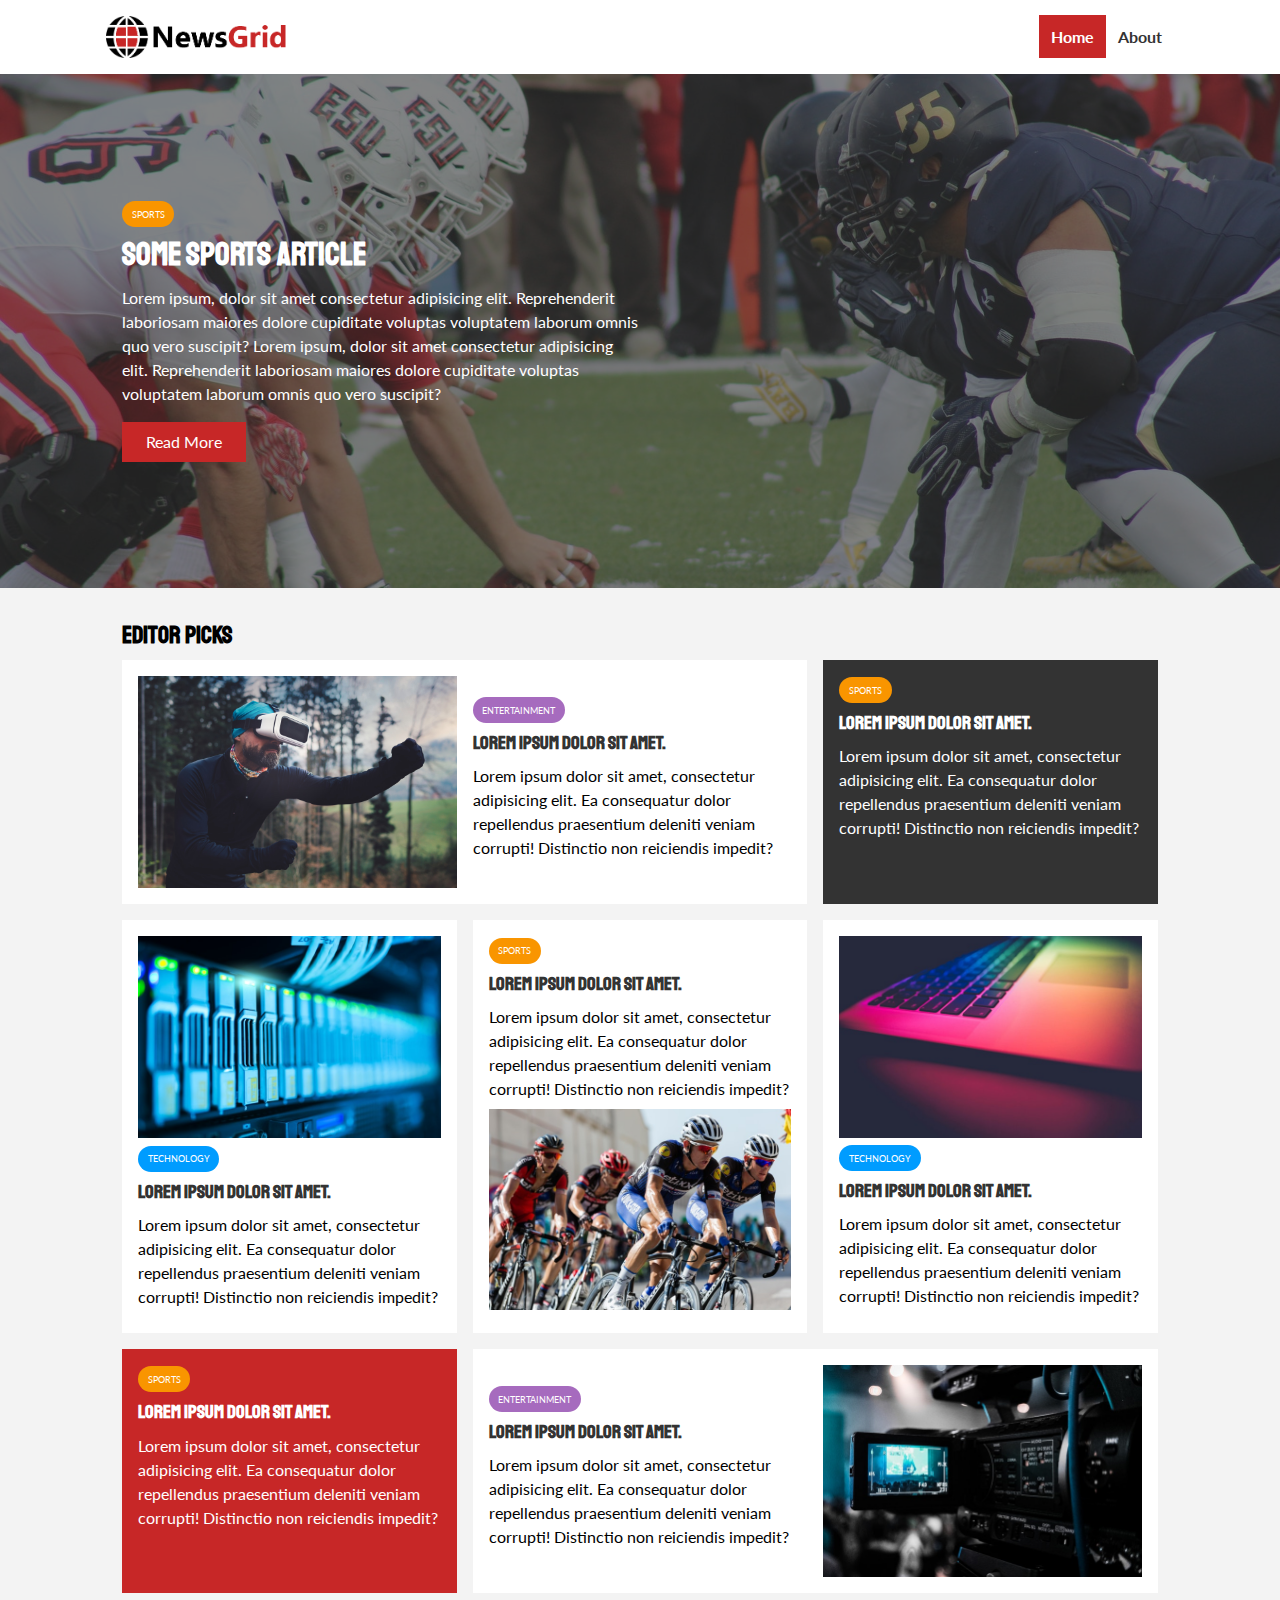
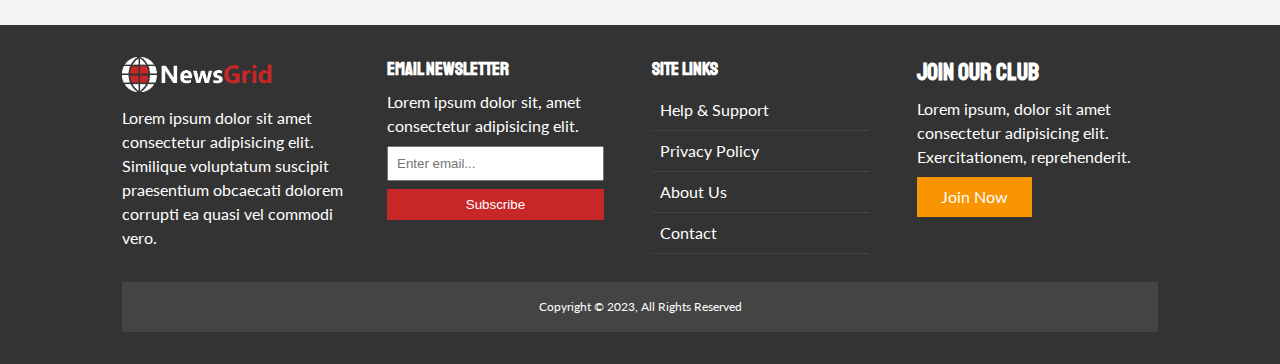
<file: index.html>
<!DOCTYPE html>
<html lang="en">
<head>
  <meta charset="UTF-8">
  <meta name="viewport" content="width=device-width, initial-scale=1.0">
  <link rel="stylesheet" href="https://use.fontawesome.com/releases/v5.6.1/css/all.css" integrity="sha384-gfdkjb5BdAXd+lj+gudLWI+BXq4IuLW5IT+brZEZsLFm++aCMlF1V92rMkPaX4PP" crossorigin="anonymous">
  <link rel="preconnect" href="https://fonts.googleapis.com">
  <link rel="preconnect" href="https://fonts.gstatic.com" crossorigin>
  <link href="https://fonts.googleapis.com/css2?family=Lato:ital,wght@0,100;0,300;0,400;0,700;0,900;1,100;1,300;1,400;1,700;1,900&family=Staatliches&display=swap" rel="stylesheet">

  <link rel="stylesheet" href="css/style.css">
  <link rel="stylesheet" media="screen and (max-width: 768px)" href="css/mobile.css">
  <link rel="shortcut icon" type="image/x-icon" href="favicon.ico">

  <title>NewsGrid | Latest News</title>
</head>
<body>
  <!-- Navbar -->
  <nav id="main-nav">
    <div class="container">
      <img src="img/logo.png" alt="NewsGrid" class="logo">
      <div class="social">
          <a href="https://facebook.com" target="_blank"><i class="fab fa-facebook fa-2x"></i></a>
          <a href="https://twitter.com" target="_blank"><i class="fab fa-twitter fa-2x"></i></a>
          <a href="https://instagram.com" target="_blank"><i class="fab fa-instagram fa-2x"></i></a>
          <a href="https://youtube.com" target="_blank"><i class="fab fa-youtube fa-2x"></i></a>
      </div>
      <ul>
        <li><a class="current" href="index.html">Home</a></li>
        <li><a class="" href="about.html">About</a></li>
      </ul>
    </div>
  </nav>

  <!-- Showcase -->
  <header id="showcase">
    <div class="container">
      <div class="showcase-container">
        <div class="showcase-content">
          <div class="category category-sports">Sports</div>
          <h1>Some Sports Article</h1>
          <p>Lorem ipsum, dolor sit amet consectetur adipisicing elit. Reprehenderit laboriosam maiores dolore cupiditate voluptas voluptatem laborum omnis quo vero suscipit? Lorem ipsum, dolor sit amet consectetur adipisicing elit. Reprehenderit laboriosam maiores dolore cupiditate voluptas voluptatem laborum omnis quo vero suscipit?</p>
          <a href="article.html" class="btn btn-primary">Read More</a>
        </div>
      </div>
    </div>
  </header>

  <!-- Home Articles -->
  <section id="home-articles" class="py-2">
    <div class="container">
      <h2>Editor Picks</h2>
      <div class="articles-container">
        <!-- Card is used in framewords where you have something
        where you put your content on -->
        <article class="card">
          <img src="img/articles/ent1.jpg" alt="">
          <div>
            <div class="category category-ent">Entertainment</div>
            <h3><a href="article.html">Lorem ipsum dolor sit amet.</a></h3>
            <p>Lorem ipsum dolor sit amet, consectetur adipisicing elit. Ea consequatur dolor repellendus praesentium deleniti veniam corrupti! Distinctio non reiciendis impedit?</p>
          </div>
        </article>
        <article class="card bg-dark">
            <div class="category category-sports">Sports</div>
            <h3><a href="article.html">Lorem ipsum dolor sit amet.</a></h3>
            <p>Lorem ipsum dolor sit amet, consectetur adipisicing elit. Ea consequatur dolor repellendus praesentium deleniti veniam corrupti! Distinctio non reiciendis impedit?</p>
        </article>
        <article class="card">
          <img src="img/articles/tech1.jpg" alt="">
          <div class="category category-tech">Technology</div>
          <h3><a href="article.html">Lorem ipsum dolor sit amet.</a></h3>
          <p>Lorem ipsum dolor sit amet, consectetur adipisicing elit. Ea consequatur dolor repellendus praesentium deleniti veniam corrupti! Distinctio non reiciendis impedit?</p>
        </article>
        <article class="card">
          <div class="category category-sports">Sports</div>
          <h3><a href="article.html">Lorem ipsum dolor sit amet.</a></h3>
          <p>Lorem ipsum dolor sit amet, consectetur adipisicing elit. Ea consequatur dolor repellendus praesentium deleniti veniam corrupti! Distinctio non reiciendis impedit?</p>
          <img src="img/articles/sports1.jpg" alt="">
        </article>
        <article class="card">
          <img src="img/articles/tech2.jpg" alt="">
          <div class="category category-tech">Technology</div>
          <h3><a href="article.html">Lorem ipsum dolor sit amet.</a></h3>
          <p>Lorem ipsum dolor sit amet, consectetur adipisicing elit. Ea consequatur dolor repellendus praesentium deleniti veniam corrupti! Distinctio non reiciendis impedit?</p>
        </article>
        <article class="card bg-primary">
          <div class="category category-sports">Sports</div>
          <h3><a href="article.html">Lorem ipsum dolor sit amet.</a></h3>
          <p>Lorem ipsum dolor sit amet, consectetur adipisicing elit. Ea consequatur dolor repellendus praesentium deleniti veniam corrupti! Distinctio non reiciendis impedit?</p>
      </article>
      <article class="card">
        <div>
          <div class="category category-ent">Entertainment</div>
          <h3><a href="article.html">Lorem ipsum dolor sit amet.</a></h3>
          <p>Lorem ipsum dolor sit amet, consectetur adipisicing elit. Ea consequatur dolor repellendus praesentium deleniti veniam corrupti! Distinctio non reiciendis impedit?</p>
        </div>
        <img src="img/articles/ent2.jpg" alt="">
      </article>
      </div>
    </div>
  </section>

  <!-- Footer -->
  <footer id="main-footer" class="py-2">
    <div class="container footer-container">
      <div>
        <img src="img/logo_light.png" alt="NewsGrid">
        <p>Lorem ipsum dolor sit amet consectetur adipisicing elit. Similique voluptatum suscipit praesentium obcaecati dolorem corrupti ea quasi vel commodi vero.</p>
      </div>
      <div>
        <h3>Email Newsletter</h3>
        <p>Lorem ipsum dolor sit, amet consectetur adipisicing elit.</p>
        <form name="contact" method="POST" data-netlify="true">
          <input type="email" name="email" placeholder="Enter email...">
          <input type="submit" value="Subscribe" class="btn btn-primary">
        </form>
      </div>
      <div>
        <h3>Site Links</h3>
        <ul class="list">
          <li><a href="#">Help & Support</a></li>
          <li><a href="#">Privacy Policy</a></li>
          <li><a href="#">About Us</a></li>
          <li><a href="#">Contact</a></li>
        </ul>
      </div>
      <div>
        <h2>Join Our Club</h2>
        <p>Lorem ipsum, dolor sit amet consectetur adipisicing elit. Exercitationem, reprehenderit.</p>
        <a href="" class="btn btn-secondary">Join Now</a>
      </div>
      <div>
        <p>Copyright &copy; 2023, All Rights Reserved</p>
      </div>
    </div>
  </footer>

</body>
</html>
</file>
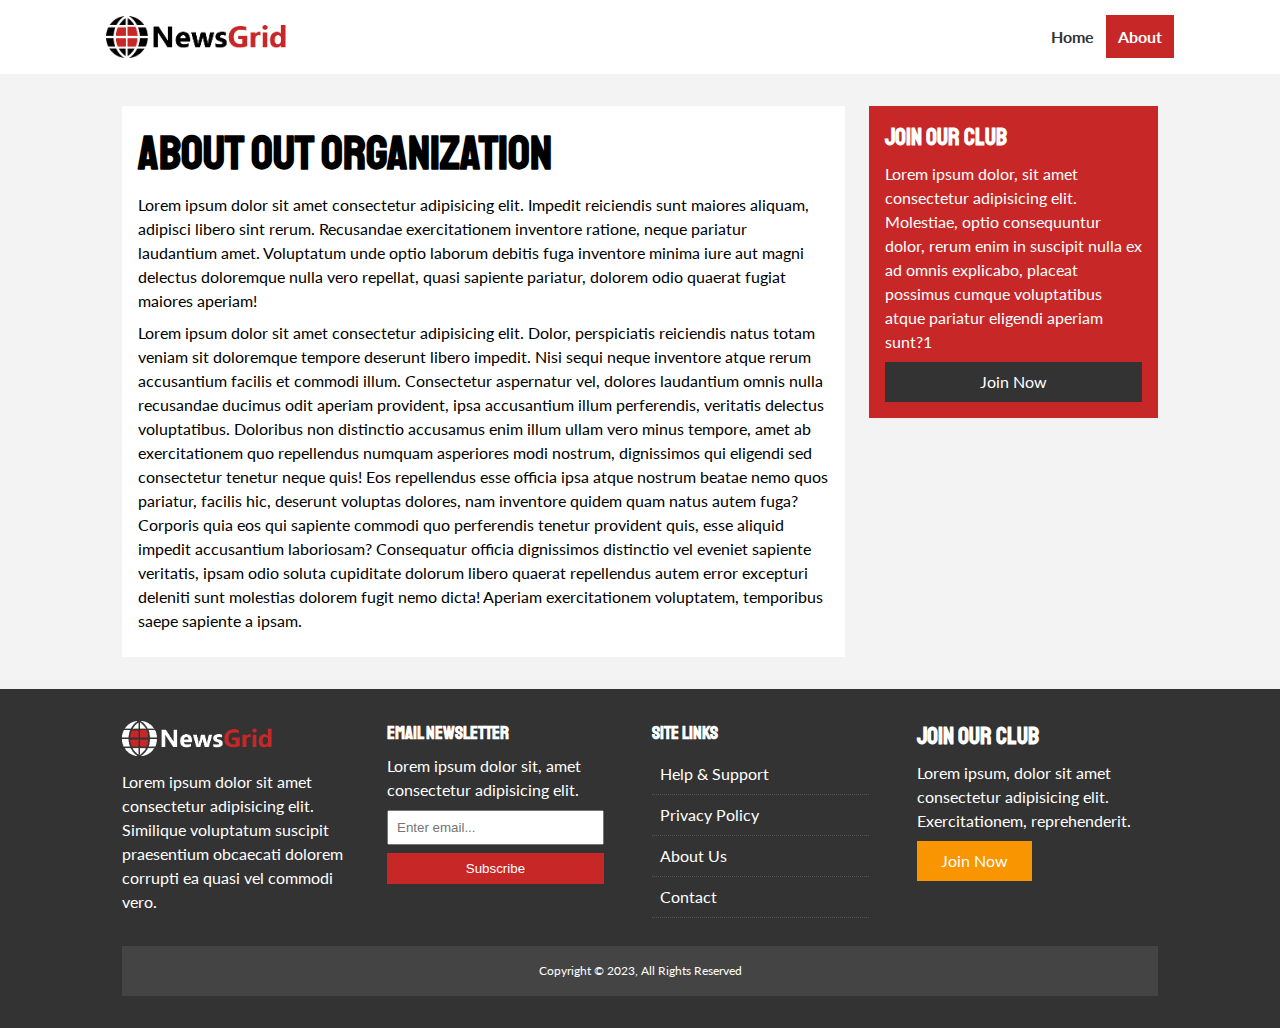
<file: about.html>
<!DOCTYPE html>
<html lang="en">
<head>
  <meta charset="UTF-8">
  <meta name="viewport" content="width=device-width, initial-scale=1.0">
  <link rel="stylesheet" href="https://use.fontawesome.com/releases/v5.6.1/css/all.css" integrity="sha384-gfdkjb5BdAXd+lj+gudLWI+BXq4IuLW5IT+brZEZsLFm++aCMlF1V92rMkPaX4PP" crossorigin="anonymous">
  <link rel="preconnect" href="https://fonts.googleapis.com">
  <link rel="preconnect" href="https://fonts.gstatic.com" crossorigin>
  <link href="https://fonts.googleapis.com/css2?family=Lato:ital,wght@0,100;0,300;0,400;0,700;0,900;1,100;1,300;1,400;1,700;1,900&family=Staatliches&display=swap" rel="stylesheet">

  <link rel="stylesheet" href="css/style.css">
  <link rel="stylesheet" media="screen and (max-width: 768px)" href="css/mobile.css">
  <link rel="shortcut icon" type="image/x-icon" href="favicon.ico">

  <title>NewsGrid | About</title>
</head>
<body>
  <!-- Navbar -->
  <nav id="main-nav">
    <div class="container">
      <img src="img/logo.png" alt="NewsGrid" class="logo">
      <div class="social">
          <a href="https://facebook.com" target="_blank"><i class="fab fa-facebook fa-2x"></i></a>
          <a href="https://twitter.com" target="_blank"><i class="fab fa-twitter fa-2x"></i></a>
          <a href="https://instagram.com" target="_blank"><i class="fab fa-instagram fa-2x"></i></a>
          <a href="https://youtube.com" target="_blank"><i class="fab fa-youtube fa-2x"></i></a>
      </div>
      <ul>
        <li><a href="index.html">Home</a></li>
        <li><a class="current" href="about.html">About</a></li>
      </ul>
    </div>
  </nav>
  <!-- Section -->
  <section id="about">
    <div class="container">
        <div class="page-container">
            <article class="card">
                <h1 class="l-heading">About Out Organization</h1>
                <p>Lorem ipsum dolor sit amet consectetur adipisicing elit. Impedit reiciendis sunt maiores aliquam, adipisci libero sint rerum. Recusandae exercitationem inventore ratione, neque pariatur laudantium amet. Voluptatum unde optio laborum debitis fuga inventore minima iure aut magni delectus doloremque nulla vero repellat, quasi sapiente pariatur, dolorem odio quaerat fugiat maiores aperiam!</p>
                <p>Lorem ipsum dolor sit amet consectetur adipisicing elit. Dolor, perspiciatis reiciendis natus totam veniam sit doloremque tempore deserunt libero impedit. Nisi sequi neque inventore atque rerum accusantium facilis et commodi illum. Consectetur aspernatur vel, dolores laudantium omnis nulla recusandae ducimus odit aperiam provident, ipsa accusantium illum perferendis, veritatis delectus voluptatibus. Doloribus non distinctio accusamus enim illum ullam vero minus tempore, amet ab exercitationem quo repellendus numquam asperiores modi nostrum, dignissimos qui eligendi sed consectetur tenetur neque quis! Eos repellendus esse officia ipsa atque nostrum beatae nemo quos pariatur, facilis hic, deserunt voluptas dolores, nam inventore quidem quam natus autem fuga? Corporis quia eos qui sapiente commodi quo perferendis tenetur provident quis, esse aliquid impedit accusantium laboriosam? Consequatur officia dignissimos distinctio vel eveniet sapiente veritatis, ipsam odio soluta cupiditate dolorum libero quaerat repellendus autem error excepturi deleniti sunt molestias dolorem fugit nemo dicta! Aperiam exercitationem voluptatem, temporibus saepe sapiente a ipsam.</p>
            </article>
            <aside class="card bg-primary">
                <h2>Join Our Club</h2>
                <p>Lorem ipsum dolor, sit amet consectetur adipisicing elit. Molestiae, optio consequuntur dolor, rerum enim in suscipit nulla ex ad omnis explicabo, placeat possimus cumque voluptatibus atque pariatur eligendi aperiam sunt?1</p>
                <a href="#" class="btn btn-dark btn-block">Join Now</a>
            </aside>
        </div>
    </div>
  </section>


  <!-- Footer -->
  <footer id="main-footer" class="py-2">
    <div class="container footer-container">
      <div>
        <img src="img/logo_light.png" alt="NewsGrid">
        <p>Lorem ipsum dolor sit amet consectetur adipisicing elit. Similique voluptatum suscipit praesentium obcaecati dolorem corrupti ea quasi vel commodi vero.</p>
      </div>
      <div>
        <h3>Email Newsletter</h3>
        <p>Lorem ipsum dolor sit, amet consectetur adipisicing elit.</p>
        <form name="contact" method="POST" data-netlify="true">
          <input type="email" name="email" placeholder="Enter email...">
          <input type="submit" value="Subscribe" class="btn btn-primary">
        </form>
      </div>
      <div>
        <h3>Site Links</h3>
        <ul class="list">
          <li><a href="#">Help & Support</a></li>
          <li><a href="#">Privacy Policy</a></li>
          <li><a href="#">About Us</a></li>
          <li><a href="#">Contact</a></li>
        </ul>
      </div>
      <div>
        <h2>Join Our Club</h2>
        <p>Lorem ipsum, dolor sit amet consectetur adipisicing elit. Exercitationem, reprehenderit.</p>
        <a href="" class="btn btn-secondary">Join Now</a>
      </div>
      <div>
        <p>Copyright &copy; 2023, All Rights Reserved</p>
      </div>
    </div>
  </footer>

</body>
</html>
</file>
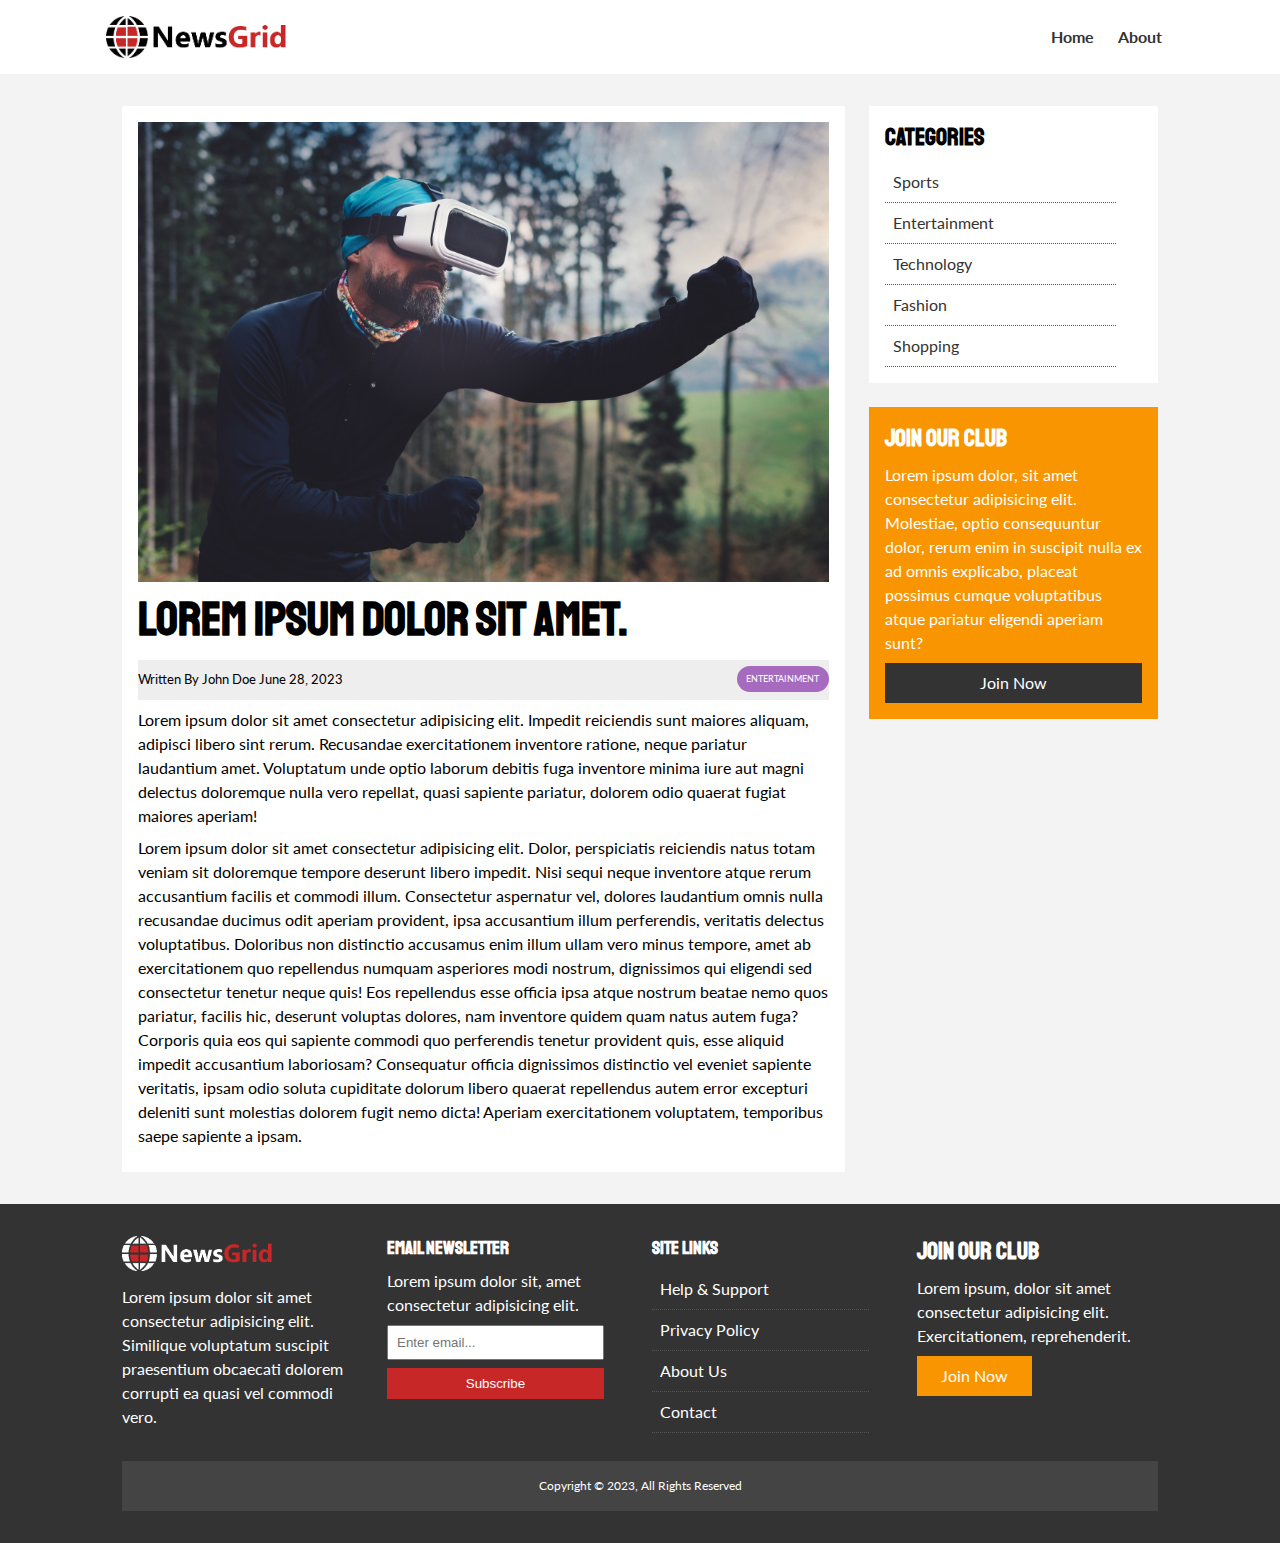
<file: article.html>
<!DOCTYPE html>
<html lang="en">
<head>
  <meta charset="UTF-8">
  <meta name="viewport" content="width=device-width, initial-scale=1.0">
  <link rel="stylesheet" href="https://use.fontawesome.com/releases/v5.6.1/css/all.css" integrity="sha384-gfdkjb5BdAXd+lj+gudLWI+BXq4IuLW5IT+brZEZsLFm++aCMlF1V92rMkPaX4PP" crossorigin="anonymous">
  <link rel="preconnect" href="https://fonts.googleapis.com">
  <link rel="preconnect" href="https://fonts.gstatic.com" crossorigin>
  <link href="https://fonts.googleapis.com/css2?family=Lato:ital,wght@0,100;0,300;0,400;0,700;0,900;1,100;1,300;1,400;1,700;1,900&family=Staatliches&display=swap" rel="stylesheet">

  <link rel="stylesheet" href="css/style.css">
  <link rel="stylesheet" media="screen and (max-width: 768px)" href="css/mobile.css">
  <link rel="shortcut icon" type="image/x-icon" href="favicon.ico">

  <title>NewsGrid | Latest News</title>
</head>
<body>
  <!-- Navbar -->
  <nav id="main-nav">
    <div class="container">
      <img src="img/logo.png" alt="NewsGrid" class="logo">
      <div class="social">
          <a href="https://facebook.com" target="_blank"><i class="fab fa-facebook fa-2x"></i></a>
          <a href="https://twitter.com" target="_blank"><i class="fab fa-twitter fa-2x"></i></a>
          <a href="https://instagram.com" target="_blank"><i class="fab fa-instagram fa-2x"></i></a>
          <a href="https://youtube.com" target="_blank"><i class="fab fa-youtube fa-2x"></i></a>
      </div>
      <ul>
        <li><a href="index.html">Home</a></li>
        <li><a href="about.html">About</a></li>
      </ul>
    </div>
  </nav>
  <!-- Section -->
  <section id="article">
    <div class="container">
        <div class="page-container">
            <article class="card">
                <img src="img/articles/ent1.jpg" alt="">
                <h1 class="l-heading">Lorem ipsum dolor sit amet.</h1>
                <div class="meta">
                  <!-- Inline element that makes text smaller -->
                  <small>
                    <i class="fas fa-user"></i> Written By John Doe June 28, 2023
                  </small>
                  <div class="category category-ent">Entertainment</div>
                </div>
                <p>Lorem ipsum dolor sit amet consectetur adipisicing elit. Impedit reiciendis sunt maiores aliquam, adipisci libero sint rerum. Recusandae exercitationem inventore ratione, neque pariatur laudantium amet. Voluptatum unde optio laborum debitis fuga inventore minima iure aut magni delectus doloremque nulla vero repellat, quasi sapiente pariatur, dolorem odio quaerat fugiat maiores aperiam!</p>
                <p>Lorem ipsum dolor sit amet consectetur adipisicing elit. Dolor, perspiciatis reiciendis natus totam veniam sit doloremque tempore deserunt libero impedit. Nisi sequi neque inventore atque rerum accusantium facilis et commodi illum. Consectetur aspernatur vel, dolores laudantium omnis nulla recusandae ducimus odit aperiam provident, ipsa accusantium illum perferendis, veritatis delectus voluptatibus. Doloribus non distinctio accusamus enim illum ullam vero minus tempore, amet ab exercitationem quo repellendus numquam asperiores modi nostrum, dignissimos qui eligendi sed consectetur tenetur neque quis! Eos repellendus esse officia ipsa atque nostrum beatae nemo quos pariatur, facilis hic, deserunt voluptas dolores, nam inventore quidem quam natus autem fuga? Corporis quia eos qui sapiente commodi quo perferendis tenetur provident quis, esse aliquid impedit accusantium laboriosam? Consequatur officia dignissimos distinctio vel eveniet sapiente veritatis, ipsam odio soluta cupiditate dolorum libero quaerat repellendus autem error excepturi deleniti sunt molestias dolorem fugit nemo dicta! Aperiam exercitationem voluptatem, temporibus saepe sapiente a ipsam.</p>
            </article>

            <aside id="categories" class="card">
              <h2>Categories</h2>
              <ul class="list">
                <li><a href="#"><i class="fas fa-chevron-right"></i> Sports</a></li>
              </ul>
              <ul class="list">
                <li><a href="#"><i class="fas fa-chevron-right"></i> Entertainment</a></li>
              </ul>
              <ul class="list">
                <li><a href="#"><i class="fas fa-chevron-right"></i> Technology</a></li>
              </ul>
              <ul class="list">
                <li><a href="#"><i class="fas fa-chevron-right"></i> Fashion</a></li>
              </ul>
              <ul class="list">
                <li><a href="#"><i class="fas fa-chevron-right"></i> Shopping</a></li>
              </ul>
            </aside>



            <aside class="card bg-secondary">
                <h2>Join Our Club</h2>
                <p>Lorem ipsum dolor, sit amet consectetur adipisicing elit. Molestiae, optio consequuntur dolor, rerum enim in suscipit nulla ex ad omnis explicabo, placeat possimus cumque voluptatibus atque pariatur eligendi aperiam sunt?</p>
                <a href="#" class="btn btn-dark btn-block">Join Now</a>
            </aside>
        </div>
    </div>
  </section>


  <!-- Footer -->
  <footer id="main-footer" class="py-2">
    <div class="container footer-container">
      <div>
        <img src="img/logo_light.png" alt="NewsGrid">
        <p>Lorem ipsum dolor sit amet consectetur adipisicing elit. Similique voluptatum suscipit praesentium obcaecati dolorem corrupti ea quasi vel commodi vero.</p>
      </div>
      <div>
        <h3>Email Newsletter</h3>
        <p>Lorem ipsum dolor sit, amet consectetur adipisicing elit.</p>
        <form name="contact" method="POST" data-netlify="true">
          <input type="email" name="email" placeholder="Enter email...">
          <input type="submit" value="Subscribe" class="btn btn-primary">
        </form>
      </div>
      <div>
        <h3>Site Links</h3>
        <ul class="list">
          <li><a href="#">Help & Support</a></li>
          <li><a href="#">Privacy Policy</a></li>
          <li><a href="#">About Us</a></li>
          <li><a href="#">Contact</a></li>
        </ul>
      </div>
      <div>
        <h2>Join Our Club</h2>
        <p>Lorem ipsum, dolor sit amet consectetur adipisicing elit. Exercitationem, reprehenderit.</p>
        <a href="" class="btn btn-secondary">Join Now</a>
      </div>
      <div>
        <p>Copyright &copy; 2023, All Rights Reserved</p>
      </div>
    </div>
  </footer>

</body>
</html>
</file>
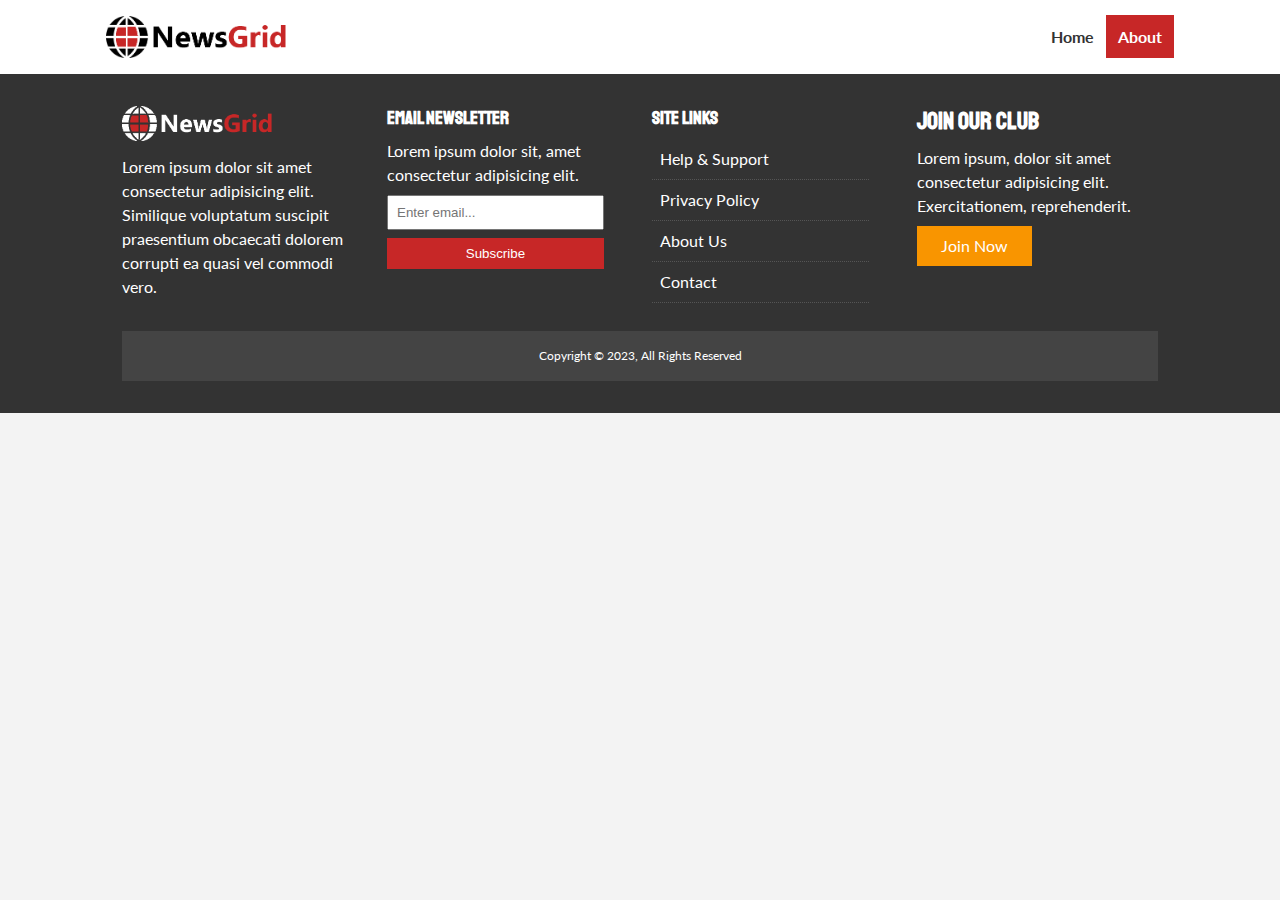
<file: boilerplate.html>
<!DOCTYPE html>
<html lang="en">
<head>
  <meta charset="UTF-8">
  <meta name="viewport" content="width=device-width, initial-scale=1.0">
  <link rel="stylesheet" href="https://use.fontawesome.com/releases/v5.6.1/css/all.css" integrity="sha384-gfdkjb5BdAXd+lj+gudLWI+BXq4IuLW5IT+brZEZsLFm++aCMlF1V92rMkPaX4PP" crossorigin="anonymous">
  <link rel="preconnect" href="https://fonts.googleapis.com">
  <link rel="preconnect" href="https://fonts.gstatic.com" crossorigin>
  <link href="https://fonts.googleapis.com/css2?family=Lato:ital,wght@0,100;0,300;0,400;0,700;0,900;1,100;1,300;1,400;1,700;1,900&family=Staatliches&display=swap" rel="stylesheet">

  <link rel="stylesheet" href="css/style.css">
  <link rel="stylesheet" media="screen and (max-width: 768px)" href="css/mobile.css">
  <link rel="shortcut icon" type="image/x-icon" href="favicon.ico">

  <title>NewsGrid | About</title>
</head>
<body>
  <!-- Navbar -->
  <nav id="main-nav">
    <div class="container">
      <img src="img/logo.png" alt="NewsGrid" class="logo">
      <div class="social">
          <a href="https://facebook.com" target="_blank"><i class="fab fa-facebook fa-2x"></i></a>
          <a href="https://twitter.com" target="_blank"><i class="fab fa-twitter fa-2x"></i></a>
          <a href="https://instagram.com" target="_blank"><i class="fab fa-instagram fa-2x"></i></a>
          <a href="https://youtube.com" target="_blank"><i class="fab fa-youtube fa-2x"></i></a>
      </div>
      <ul>
        <li><a href="index.html">Home</a></li>
        <li><a class="current" href="about.html">About</a></li>
      </ul>
    </div>
  </nav>


  <!-- Footer -->
  <footer id="main-footer" class="py-2">
    <div class="container footer-container">
      <div>
        <img src="img/logo_light.png" alt="NewsGrid">
        <p>Lorem ipsum dolor sit amet consectetur adipisicing elit. Similique voluptatum suscipit praesentium obcaecati dolorem corrupti ea quasi vel commodi vero.</p>
      </div>
      <div>
        <h3>Email Newsletter</h3>
        <p>Lorem ipsum dolor sit, amet consectetur adipisicing elit.</p>
        <form>
          <input type="email" placeholder="Enter email...">
          <input type="submit" value="Subscribe" class="btn btn-primary">
        </form>
      </div>
      <div>
        <h3>Site Links</h3>
        <ul class="list">
          <li><a href="#">Help & Support</a></li>
          <li><a href="#">Privacy Policy</a></li>
          <li><a href="#">About Us</a></li>
          <li><a href="#">Contact</a></li>
        </ul>
      </div>
      <div>
        <h2>Join Our Club</h2>
        <p>Lorem ipsum, dolor sit amet consectetur adipisicing elit. Exercitationem, reprehenderit.</p>
        <a href="" class="btn btn-secondary">Join Now</a>
      </div>
      <div>
        <p>Copyright &copy; 2023, All Rights Reserved</p>
      </div>
    </div>
  </footer>

</body>
</html>
</file>
<file: css/style.css>
:root {
    --primary-color: #c72727;
    --secondary-color: #f99500;
    --light-color: #f3f3f3;
    --dark-color: #333;
    --max-width: 1100px;
}

.category {
    --sports-color: #f99500;
    --ent-color: #a66bbe;
    --tech-color: #009cff;
}

* {
    margin: 0;
    padding: 0;
    box-sizing: border-box;
}

body {
    font-family: "Lato", sans-serif;
    line-height: 1.5;
    background-color: var(--light-color);
}

a {
    color: var(--dark-color);
    text-decoration: none;
}

ul {
    list-style: none;
}

p {
    margin: .5rem 0;
}

img {
    width: 100%;
}

h1,h2,h3,h4,h5,h6 {
    font-family: "Staatliches", cursive;
    margin-bottom: .55rem;
    line-height: 1.3;
}

/* Utility */
.container {
    max-width: var(--max-width);
    margin: auto;
    padding: 0 2rem;
    overflow: hidden;
}

.category {
    display: inline-block;
    color: white;
    font-size: .55rem;
    text-transform: uppercase;
    padding: 0.4rem 0.6rem;
    border-radius: 15px;
    margin-bottom: 0.5rem;
}

.category-sports { background: var(--sports-color)}
.category-ent { background: var(--ent-color)}
.category-tech { background: var(--tech-color)}

.btn {
    display: inline-block;
    border: none;
    background: var(--dark-color);
    color: white;
    padding: 0.5rem 1.5rem;
}

.btn-light {background: var(--light-color);}
.btn-primary {background: var(--primary-color);}
.btn-secondary {background: var(--secondary-color);}

.btn-block {
    display: block;
    width: 100%;
    text-align: center;
}


.btn:hover {
    opacity: 0.9;
}

.card {
    background: white;
    padding: 1rem;
}

.bg-dark {
    background: var(--dark-color);
    color: white;
}
.bg-primary{
    background: var(--primary-color);
    color: white;
}
.bg-secondary {
    background: var(--secondary-color);
    color: white;
}

.bg-dark h1,
.bg-dark h2,
.bg-dark h3,
.bg-dark a, 
.bg-primary h1,
.bg-primary h2,
.bg-primary h3,
.bg-primary a, 
.bg-secondary h1,
.bg-secondary h2,
.bg-secondary h3,
.bg-secondary a {
    color: white;
}


.py-1 {padding: 1.5rem 0}
.py-2 {padding: 2rem 0}
.py-3 {padding: 3rem 0}
.p-1 {padding: 1.5rem }
.p-2 {padding: 2rem }
.p-3 {padding: 3rem }

.l-heading {
    font-size: 3rem;
}


.list li {
    padding: .5rem;
    border-bottom: #555 dotted 1px;
    width: 90%;
}

.list li a:hover {
    color: var(--primary-color) !important;
}

/* Inner page grid container */
.page-container {
    display: grid;
    grid-template-columns: 5fr 2fr;
    margin: 2rem 0;
    gap: 1.5rem;
}

.page-container > *:first-child {
    grid-row: 1 /span 3;
}

/* Navigation */
#main-nav {
    background: #fff;
    position: sticky;
    top: 0;
    z-index: 2;
}

#main-nav .container {
    display: grid;
    grid-template-columns: 6fr 3fr 2fr;
    padding: 1rem;
    align-items: center;
}

#main-nav .logo {
    width: 180px;
}

#main-nav ul {
    justify-self: end;
    display: flex;
}

#main-nav ul li a {
    padding: .75rem;
    font-weight: bold;
}

#main-nav ul li a.current{
    background-color: var(--primary-color);
    color: white;
}

#main-nav ul li a:hover {
    background-color: var(--light-color);
    color: var(--dark-color);
    /* transition: all 0.5s ease-in-out; */
}
/* When you align the item itself, you use self */
#main-nav .social {
    justify-self: center;
}

#main-nav .social i {
    color: #777;
    margin-right: .5rem;
}

/* Showcase */
#showcase {
    color: #fff;
    /* Background image with overlay, use before pseudo selector */
    background: #333;
    padding: 2rem;
    /* Before pseudo selector is positioned absolute, so it is positioned
    within the first relative container  */
    /* Showcase selector therefore has to be relative, so the before selector 
    is within the showcase*/
    position: relative;
    
}

#showcase:before {
    /* When you use before or after you put content */
    /* Remember how the * was used for how after could be used
    like for a form with Name* as an example, you can use it 
    for background effects too */
    content: "";
    background: url(../img/featured.jpg) no-repeat center center/cover;
    /* Laying this ontop of the showcase */
    position: absolute;
    top: 0;
    left: 0;
    width: 100%;
    height: 100%;
    opacity: 0.4;
    /* You can see through the image to the dark */
}

#showcase .showcase-container {
    display: grid;
    grid-template-columns: repeat(2, 1fr);
    justify-content: center;
    align-items: center;
    height: 50vh;
}

#showcase .showcase-content {
    /* The text is ontop of the background, and 
    this makes it clear */
    /* z-index takes care of what text shows up first */
    z-index: 1;
}

#showcase .showcase-content p {
    margin-bottom: 1rem;
}

/* Home Articles */
#home-articles .articles-container {
    display: grid;
    grid-template-columns: repeat(3, 1fr);
    gap: 1rem;
}

/* First element */ 
/* Can be div, article, or anything else */
#home-articles .articles-container > *:first-child {
    display: grid;
    grid-template-columns: repeat(2,1fr);
    gap: 1rem;
    align-items: center;
    grid-column: 1 /span 2;
}

/* Last element */
#home-articles .articles-container > *:last-child {
    display: grid;
    grid-template-columns: repeat(2,1fr);
    gap: 1rem;
    align-items: center;
    grid-column: 2 /span 2;
}

#article .meta {
    display: flex;
    justify-content: space-between;
    align-items: center;
    background-color: #eee;
    background: #eee;
}

#article .meta .category {
    margin-top: 0.4rem;
}



/* Footer */
#main-footer {
    background: var(--dark-color);
    color: #fff;
}

#main-footer img {
    width: 150px;
}


#main-footer a {
    color: white;
}


#main-footer .footer-container {
    display: grid;
    grid-template-columns: repeat(4, 1fr);
    gap: 1.5rem;
}

#main-footer .footer-container > *:last-child {
    background: #444;
    /* First column, span across 4 */
    grid-column: 1 /span 4;
    padding: .5rem;
    text-align: center;
    font-size: 0.75rem;
}

#main-footer .footer-container input[type="email"] {
    width: 90%;
    padding: 0.5rem;
    margin-bottom: 0.5rem;
}

#main-footer .footer-container input[type="submit"] {
    width: 90%;
}
</file>
<file: css/mobile.css>
/* Navigation */
#main-nav .social {
    display: none;
}

#main-nav .container {
    grid-template-columns: 1fr;
    gap: 1.2rem;
}

#main-nav ul, #main-nav .logo{
    justify-self: center;
}


#main-nav ul li a {
    padding: .5rem;
}

#home-articles .articles-container {
    grid-template-columns: repeat(2, 1fr);
}

#home-articles .articles-container > *:first-child,
#home-articles .articles-container > *:last-child{
    grid-template-columns: 1fr;
    grid-column: 1;
}


@media(max-width: 600px) {
    /* Stack Grid Items */
    #showcase .showcase-container,
    #home-articles .articles-container,
    #main-footer .footer-container {
        grid-template-columns: 1fr;
    }

    #main-footer .footer-container > *:last-child {
        grid-column: 1;
    }

    #main-footer .footer-container > *:first-child,
    #main-footer .footer-container > *:nth-child(2) {
        border-bottom: #444 dotted 1px;
        padding-bottom: 1rem;
    }

    .page-container {
        grid-template-columns: 1fr;
        text-align: center;
    }

    .page-container > *:first-child {
        grid-row: 1;
    }

    .l-heading {
        font-size: 2rem;
    }

    /* #main-footer .footer-container > *:last-child, 
    #main-footer .footer-container > *:nth-child(3),
    #main-footer .footer-container > *:nth-child(4) {
        border: none;
    } */
}
</file>
